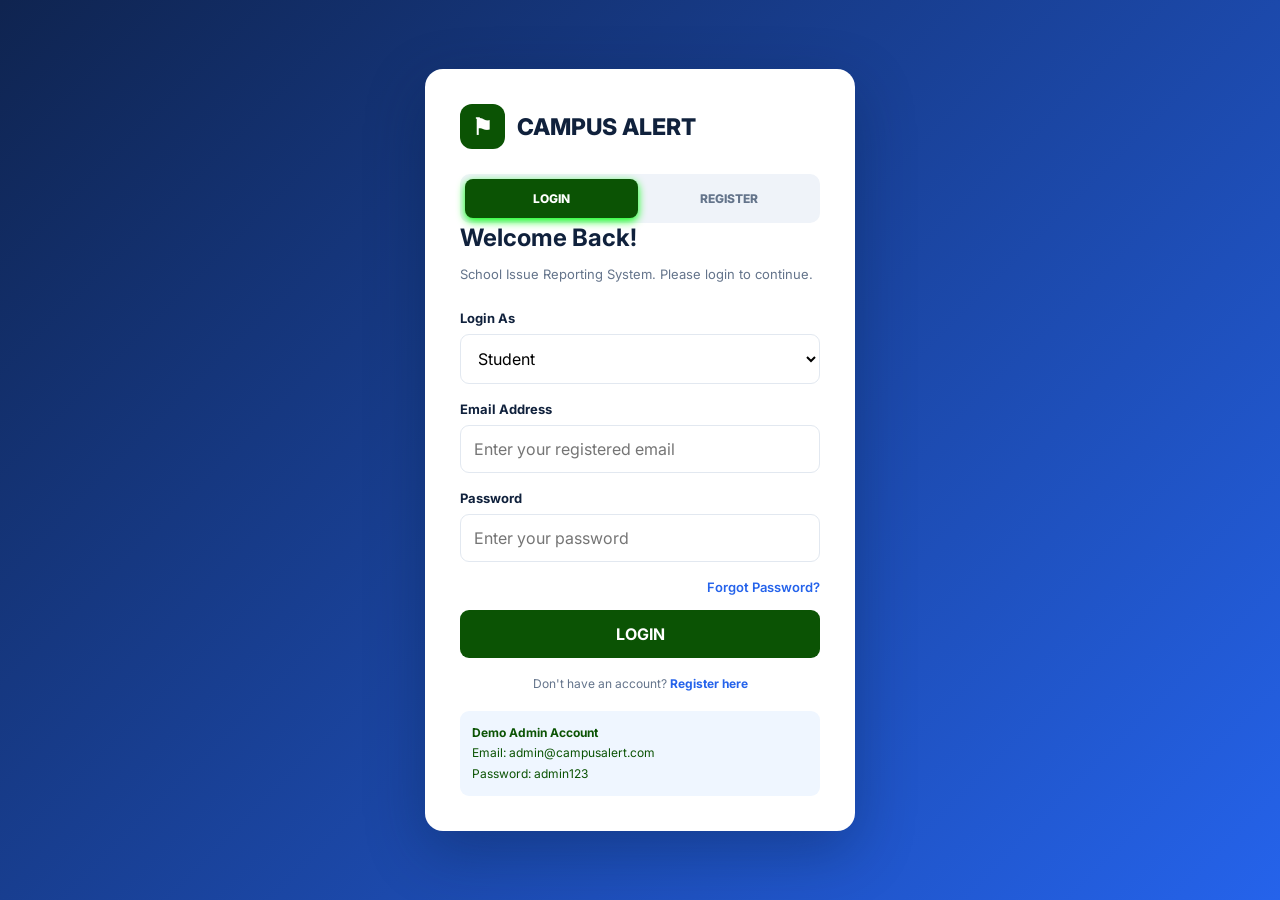
<file: index.HTML>
<!DOCTYPE html>
<html lang="en">
<head>
    <meta charset="UTF-8">
    <meta name="viewport" content="width=device-width, initial-scale=1.0">
    <title>CAMPUS ALERT | Login</title>
    <link rel="stylesheet" href="style.css">
</head>

<body class="login-page">

<div class="login-card">

    <!-- LOGO -->
    <div class="logo">
        <div class="logo-icon">⚑</div>
        <span>CAMPUS ALERT</span>
    </div>

    <!-- LOGIN AND REGISTER TABS -->
    <div class="auth-tabs">
        <button type="button" id="loginTab" class="auth-tab active">
            LOGIN
        </button>

        <button type="button" id="registerTab" class="auth-tab">
            REGISTER
        </button>
    </div>


    <!-- ================= LOGIN PAGE ================= -->
    <section id="loginPage">

        <h2>Welcome Back!</h2>

        <p class="login-subtitle">
            School Issue Reporting System. Please login to continue.
        </p>

        <form id="loginForm">

            <div class="field">
                <label>Login As</label>

                <select id="role" required>
                    <option value="student">Student</option>
                    <option value="admin">Administrator</option>
                </select>
            </div>

            <div class="field">
                <label>Email Address</label>

                <input
                    type="email"
                    id="loginEmail"
                    placeholder="Enter your registered email"
                    required>
            </div>

            <div class="field">
                <label>Password</label>

                <input
                    type="password"
                    id="loginPassword"
                    placeholder="Enter your password"
                    required>
            </div>

            <!-- FORGOT PASSWORD LINK -->
            <p class="forgot-password">
                <a href="#" id="forgotPasswordLink">
                    Forgot Password?
                </a>
            </p>

            <button type="submit" class="primary-btn">
                LOGIN
            </button>

        </form>

        <p class="auth-switch">
            Don't have an account?
            <a href="#" id="goRegister">Register here</a>
        </p>

        <div class="demo-info">
            <strong>Demo Admin Account</strong><br>
            Email: admin@campusalert.com<br>
            Password: admin123
        </div>

    </section>


    <!-- ================= REGISTER PAGE ================= -->
    <section id="registerPage" class="hidden">

        <h2>Create Account!</h2>

        <p class="login-subtitle">
            Register to access CAMPUS ALERT.
        </p>

        <!-- REGISTER ROLE -->
        <div class="field">
            <label>Register As</label>

            <select id="registerRole">
                <option value="student">Student</option>
                <option value="admin">Administrator</option>
            </select>
        </div>


        <!-- ================= STUDENT REGISTRATION ================= -->
        <form id="studentRegisterForm">

            <div class="form-grid">

                <!-- COMPLETE NAME -->
                <div class="field">
                    <label>Complete Name</label>

                    <input
                        type="text"
                        id="regStudentName"
                        placeholder="Enter your full name"
                        required>
                </div>

                <!-- STUDENT ID -->
                <div class="field">
                    <label>Student ID</label>

                    <input
                        type="text"
                        id="regStudentId"
                        placeholder="Example: 26-12345"
                        required>
                </div>

                <!-- YEAR LEVEL -->
                <div class="field">
                    <label>Year Level</label>

                    <select id="regYear" required>
                        <option value="">Select Year</option>
                        <option>1st Year</option>
                        <option>2nd Year</option>
                        <option>3rd Year</option>
                        <option>4th Year</option>
                        <option>5th Year</option>
                    </select>
                </div>

                <!-- SECTION -->
                <div class="field">
                    <label>Section</label>

                    <input
                        type="text"
                        id="regSection"
                        placeholder="Enter your section"
                        required>
                </div>

                <!-- COURSE -->
                <div class="field">
                    <label>Course</label>

                    <select id="regCourse" required>
                        <option value="">Select Course</option>
                        <option>BS Computer Engineering</option>
                        <option>BS Information Technology</option>
                        <option>BS Computer Science</option>
                        <option>BS Information Systems</option>
                        <option>Other</option>
                    </select>
                </div>

                <!-- EMAIL -->
                <div class="field">
                    <label>Email Address</label>

                    <input
                        type="email"
                        id="regStudentEmail"
                        placeholder="Enter your email"
                        required>
                </div>

                <!-- PASSWORD -->
                <div class="field">
                    <label>Password</label>

                    <input
                        type="password"
                        id="regStudentPassword"
                        placeholder="Minimum 8 characters"
                        minlength="8"
                        required>
                </div>

                <!-- STUDENT PASSWORD STRENGTH -->
                <div class="password-strength">
                    <div class="strength-track">
                        <div
                            id="studentStrengthBar"
                            class="strength-fill">
                        </div>
                    </div>

                    <small id="studentStrengthText">
                        Password strength
                    </small>
                </div>

                <!-- CONFIRM PASSWORD -->
                <div class="field">
                    <label>Confirm Password</label>

                    <input
                        type="password"
                        id="regStudentConfirm"
                        placeholder="Confirm your password"
                        minlength="8"
                        required>
                </div>

            </div>

            <button type="submit" class="primary-btn">
                REGISTER ACCOUNT
            </button>

        </form>


        <!-- ================= ADMIN REGISTRATION ================= -->
        <form id="adminRegisterForm" class="hidden">

            <div class="admin-notice">
                Administrator registration requires an authorized
                invitation code from the school.
            </div>

            <!-- ADMIN NAME -->
            <div class="field">
                <label>Complete Name</label>

                <input
                    type="text"
                    id="regAdminName"
                    placeholder="Enter your full name"
                    required>
            </div>

            <!-- EMPLOYEE ID -->
            <div class="field">
                <label>Employee ID</label>

                <input
                    type="text"
                    id="regEmployeeId"
                    placeholder="Enter Employee ID"
                    required>
            </div>

            <!-- DEPARTMENT -->
            <div class="field">
                <label>Department / Office</label>

                <select id="regDepartment" required>
                    <option value="">Select Department</option>
                    <option>Student Affairs Office</option>
                    <option>General Services Office</option>
                    <option>Information Technology Office</option>
                    <option>School Administration</option>
                    <option>Facilities Management</option>
                </select>
            </div>

            <!-- POSITION -->
            <div class="field">
                <label>Position</label>

                <input
                    type="text"
                    id="regPosition"
                    placeholder="Enter position"
                    required>
            </div>

            <!-- ADMIN EMAIL -->
            <div class="field">
                <label>Official School Email</label>

                <input
                    type="email"
                    id="regAdminEmail"
                    placeholder="Enter school email"
                    required>
            </div>

            <!-- INVITATION CODE -->
            <div class="field">
                <label>Invitation Code</label>

                <input
                    type="password"
                    id="regAdminCode"
                    placeholder="Enter invitation code"
                    required>
            </div>

            <!-- ADMIN PASSWORD -->
            <div class="field">
                <label>Password</label>

                <input
                    type="password"
                    id="regAdminPassword"
                    placeholder="Minimum 8 characters"
                    minlength="8"
                    required>
            </div>

            <!-- ADMIN PASSWORD STRENGTH -->
            <div class="password-strength">
                <div class="strength-track">
                    <div
                        id="adminStrengthBar"
                        class="strength-fill">
                    </div>
                </div>

                <small id="adminStrengthText">
                    Password strength
                </small>
            </div>

            <!-- ADMIN CONFIRM PASSWORD -->
            <div class="field">
                <label>Confirm Password</label>

                <input
                    type="password"
                    id="regAdminConfirm"
                    placeholder="Confirm your password"
                    minlength="8"
                    required>
            </div>

            <button type="submit" class="primary-btn">
                REGISTER AS ADMIN
            </button>

        </form>

        <p class="auth-switch">
            Already have an account?
            <a href="#" id="goLogin">Login here</a>
        </p>

    </section>


    <!-- ================= FORGOT PASSWORD PAGE ================= -->
    <section id="forgotPasswordPage" class="hidden">

        <h2>Reset Password</h2>

        <p class="login-subtitle">
            Enter your account details to reset your password.
        </p>

        <form id="forgotPasswordForm">

            <!-- ACCOUNT TYPE -->
            <div class="field">
                <label>Account Type</label>

                <select id="resetRole" required>
                    <option value="student">Student</option>
                    <option value="admin">Administrator</option>
                </select>
            </div>

            <!-- REGISTERED EMAIL -->
            <div class="field">
                <label>Registered Email</label>

                <input
                    type="email"
                    id="resetEmail"
                    placeholder="Enter your registered email"
                    required>
            </div>

            <!-- STUDENT OR EMPLOYEE ID -->
            <div class="field">
                <label id="resetIdLabel">Student ID</label>

                <input
                    type="text"
                    id="resetIdentity"
                    placeholder="Enter your Student ID"
                    required>
            </div>

            <!-- NEW PASSWORD -->
            <div class="field">
                <label>New Password</label>

                <input
                    type="password"
                    id="resetNewPassword"
                    placeholder="Minimum 8 characters"
                    minlength="8"
                    required>
            </div>

            <!-- RESET PASSWORD STRENGTH -->
            <div class="password-strength">
                <div class="strength-track">
                    <div
                        id="resetStrengthBar"
                        class="strength-fill">
                    </div>
                </div>

                <small id="resetStrengthText">
                    Password strength
                </small>
            </div>

            <!-- CONFIRM NEW PASSWORD -->
            <div class="field">
                <label>Confirm New Password</label>

                <input
                    type="password"
                    id="resetConfirmPassword"
                    placeholder="Confirm your new password"
                    minlength="8"
                    required>
            </div>

            <button type="submit" class="primary-btn">
                RESET PASSWORD
            </button>

        </form>

        <p class="auth-switch">
            Remembered your password?
            <a href="#" id="backToLogin">Login here</a>
        </p>

    </section>

</div>

<!-- JAVASCRIPT -->
<script src="auth.js"></script>

</body>
</html>
</file>
<file: style.css>
@import url('https://fonts.googleapis.com/css2?family=Inter:wght@400;500;600;700;800&display=swap');

:root {
    --blue: #0b5304;
    --dark: #10213c;
    --bg: #f4f7fc;
    --white: #ffffff;
    --muted: #64748b;
    --border: #e2e8f0;
    --green: #16a34a;
    --orange: #ea580c;
    --red: #dc2626;
}

* {
    margin: 0;
    padding: 0;
    box-sizing: border-box;
    font-family: 'Inter', sans-serif;
}

body {
    background: var(--bg);
    color: var(--dark);
}

button, input, select, textarea {
    font: inherit;
}

button {
    cursor: pointer;
    border: none;
}

.hidden {
    display: none !important;
}

/* LOGIN */

.login-page {
    min-height: 100vh;
    display: flex;
    align-items: center;
    justify-content: center;
    padding: 20px;
    background: linear-gradient(135deg, #0f2450, #2563eb);
}

.login-card {
    background: white;
    width: 100%;
    max-width: 430px;
    padding: 35px;
    border-radius: 18px;
    box-shadow: 0 20px 60px #071a3d55;
}

.logo {
    display: flex;
    align-items: center;
    gap: 12px;
    font-size: 23px;
    font-weight: 800;
}

.logo-icon {
    width: 45px;
    height: 45px;
    display: grid;
    place-items: center;
    color: white;
    background: var(--blue);
    border-radius: 12px;
    font-size: 23px;
}

.login-subtitle {
    color: var(--muted);
    font-size: 13px;
    margin: 12px 0 25px;
    line-height: 1.6;
}

.field {
    margin-bottom: 17px;
}

.field label {
    display: block;
    font-size: 13px;
    font-weight: 700;
    margin-bottom: 8px;
}

.field input,
.field select,
.field textarea {
    width: 100%;
    padding: 13px;
    border: 1px solid var(--border);
    border-radius: 9px;
    outline: none;
    background: white;
}

.field input:focus,
.field select:focus,
.field textarea:focus {
    border-color: var(--blue);
}

.field textarea {
    resize: vertical;
}

.primary-btn {
    width: 100%;
    padding: 14px;
    color: white;
    background: var(--blue);
    border-radius: 9px;
    font-weight: 700;
    transition: .2s;
}

.primary-btn:hover {
    background: #0b5304;
}

.demo-info {
    background: #eff6ff;
    padding: 12px;
    border-radius: 9px;
    font-size: 12px;
    color: #0b5304;
    margin-top: 20px;
    line-height: 1.7;
}

/* APPLICATION */

.app {
    min-height: 100vh;
}

.sidebar {
    position: fixed;
    top: 0;
    left: 0;
    bottom: 0;
    width: 245px;
    background: #0b5304;
    color: white;
    padding: 25px 16px;
    z-index: 10;
    display: flex;
    flex-direction: column;
}

.sidebar .logo {
    font-size: 19px;
    padding: 0 8px;
    margin-bottom: 45px;
}

.sidebar .logo-icon {
    background: #070707;
}

.menu-label {
    color: #f3f4f5;
    font-size: 10px;
    font-weight: 700;
    letter-spacing: 1.5px;
    padding: 0 12px;
    margin-bottom: 12px;
}

.nav-btn {
    display: flex;
    width: 100%;
    align-items: center;
    gap: 12px;
    color: #c5d1e3;
    background: transparent;
    padding: 13px;
    border-radius: 9px;
    text-align: left;
    margin-bottom: 6px;
    font-size: 13px;
    font-weight: 600;
}

.nav-btn:hover,
.nav-btn.active {
    color: white;
    background: #263e65;
}

.logout-btn {
    margin-top: auto;
    color: #fca5a5;
}

.main {
    margin-left: 245px;
    padding: 30px;
}

.topbar {
    display: flex;
    align-items: center;
    justify-content: space-between;
    margin-bottom: 30px;
    gap: 15px;
}

.topbar h1 {
    font-size: 25px;
}

.topbar p {
    color: var(--muted);
    font-size: 13px;
    margin-top: 6px;
}

.user-pill {
    background: white;
    border: 1px solid var(--border);
    padding: 10px 15px;
    border-radius: 30px;
    font-size: 12px;
    font-weight: 700;
}

/* DASHBOARD */

.stats {
    display: grid;
    grid-template-columns: repeat(4, 1fr);
    gap: 17px;
    margin-bottom: 25px;
}

.stat-card {
    background: white;
    border: 1px solid var(--border);
    border-radius: 13px;
    padding: 20px;
}

.stat-card p {
    font-size: 12px;
    color: var(--muted);
    font-weight: 600;
}

.stat-card h2 {
    font-size: 30px;
    margin-top: 12px;
}

.stat-icon {
    font-size: 23px;
    margin-bottom: 10px;
}

.content-card {
    background: white;
    border: 1px solid var(--border);
    border-radius: 13px;
    padding: 23px;
    margin-bottom: 20px;
}

.card-heading {
    display: flex;
    justify-content: space-between;
    align-items: center;
    margin-bottom: 20px;
    gap: 10px;
}

.card-heading h2 {
    font-size: 17px;
}

.small-btn {
    padding: 10px 14px;
    color: white;
    background: var(--blue);
    border-radius: 8px;
    font-size: 12px;
    font-weight: 700;
}

/* REPORT FORM */

.form-grid {
    display: grid;
    grid-template-columns: 1fr 1fr;
    gap: 15px;
}

.full {
    grid-column: 1 / -1;
}

.upload-box {
    display: block;
    border: 2px dashed #bfdbfe;
    background: #f8fbff;
    border-radius: 11px;
    padding: 25px;
    text-align: center;
    cursor: pointer;
}

.upload-box p {
    color: var(--muted);
    font-size: 12px;
    margin-top: 7px;
}

.upload-box strong {
    color: var(--blue);
}

.upload-box input {
    display: none;
}

.upload-icon {
    font-size: 30px;
}

#imagePreview {
    max-width: 100%;
    max-height: 250px;
    margin: 15px auto 0;
    border-radius: 10px;
    display: none;
    object-fit: contain;
}

/* REPORT CARDS */

.report-list {
    display: grid;
    gap: 15px;
}

.report-item {
    border: 1px solid var(--border);
    border-radius: 12px;
    padding: 17px;
    display: grid;
    grid-template-columns: 125px 1fr;
    gap: 17px;
}

.report-photo {
    width: 125px;
    height: 125px;
    object-fit: cover;
    background: #e2e8f0;
    border-radius: 9px;
}

.report-info h3 {
    font-size: 15px;
    margin-bottom: 8px;
}

.report-info p {
    color: var(--muted);
    font-size: 12px;
    line-height: 1.7;
    margin-bottom: 5px;
    overflow-wrap: anywhere;
}

.status {
    display: inline-block;
    padding: 6px 9px;
    border-radius: 20px;
    font-size: 10px;
    font-weight: 800;
    margin: 7px 0;
}

.Pending {
    background: #fff7ed;
    color: #c2410c;
}

.Under-Review {
    background: #eff6ff;
    color: #0b5304;
}

.In-Progress {
    background: #fef9c3;
    color: #a16207;
}

.Resolved {
    background: #dcfce7;
    color: #15803d;
}

.Rejected {
    background: #fee2e2;
    color: #b91c1c;
}

.status-select {
    display: block;
    padding: 8px;
    border: 1px solid var(--border);
    border-radius: 7px;
    margin-top: 8px;
    font-size: 11px;
    max-width: 220px;
}

.empty {
    text-align: center;
    padding: 40px 15px;
    color: var(--muted);
    font-size: 13px;
}

.empty span {
    display: block;
    font-size: 35px;
    margin-bottom: 10px;
}

.notice {
    padding: 14px;
    border-radius: 9px;
    background: #eff6ff;
    color: #1e40af;
    font-size: 12px;
    line-height: 1.6;
    margin-bottom: 18px;
}

.danger {
    color: var(--red);
}

/* PROFILE */

#profileSection h3 {
    font-size: 20px;
}

#profileSection p {
    font-size: 13px;
}

/* RESPONSIVE */

@media(max-width: 900px) {
    .stats {
        grid-template-columns: repeat(2, 1fr);
    }
}

@media(max-width: 650px) {
    .sidebar {
        position: relative;
        width: 100%;
        height: auto;
        padding: 15px;
    }

    .sidebar .logo {
        margin-bottom: 15px;
    }

    .menu-label {
        display: none;
    }

    .nav-btn {
        display: inline-flex;
        width: auto;
        margin: 3px;
        padding: 10px;
    }

    .logout-btn {
        position: static;
        width: auto;
        margin-top: 8px;
    }

    .main {
        margin-left: 0;
        padding: 18px;
    }

    .topbar h1 {
        font-size: 20px;
    }

    .stats {
        gap: 9px;
    }

    .stat-card {
        padding: 14px;
    }

    .stat-card h2 {
        font-size: 24px;
    }

    .form-grid {
        grid-template-columns: 1fr;
    }

    .full {
        grid-column: auto;
    }

    .report-item {
        grid-template-columns: 85px 1fr;
        gap: 10px;
    }

    .report-photo {
        width: 85px;
        height: 85px;
    }
}


/* LOGIN AND REGISTER TABS */

.auth-tabs {
    display: flex;
    width: 100%;
    gap: 5px;
    background: #eff3f9;
    padding: 5px;
    border-radius: 10px;
    margin-top: 25px;
}

.auth-tab {
    flex: 1;
    padding: 12px;
    border: none;
    border-radius: 8px;
    background: transparent;
    color: #64748b;
    font-size: 12px;
    font-weight: 800;
    cursor: pointer;
    transition: .2s;
}

.auth-tab.active {
    background: #0b5304;
    color: white;
    box-shadow: 0 3px 8px #00ff0d;
}

.auth-switch {
    text-align: center;
    font-size: 12px;
    color: #64748b;
    margin-top: 18px;
}

.auth-switch a {
    color: #2563eb;
    text-decoration: none;
    font-weight: 700;
}

.auth-switch a:hover {
    text-decoration: underline;
}

#registerPage {
    max-height: 65vh;
    overflow-y: auto;
    padding-right: 5px;
}

#registerPage::-webkit-scrollbar {
    width: 5px;
}

#registerPage::-webkit-scrollbar-thumb {
    background: #cbd5e1;
    border-radius: 10px;
}

.form-row {
    display: grid;
    grid-template-columns: 1fr 1fr;
    gap: 12px;
}

.admin-notice {
    background: #eff6ff;
    color: #1e40af;
    padding: 12px;
    border-radius: 9px;
    font-size: 12px;
    line-height: 1.6;
    margin-bottom: 18px;
    border: 1px solid #bfdbfe;
}

@media(max-width: 480px) {
    .login-card {
        padding: 22px;
    }

    .form-row {
        grid-template-columns: 1fr;
        gap: 0;
    }
}
.hidden {
    display: none !important;
}


/* FIX STUDENT REGISTER ALIGNMENT */

#studentRegisterForm .form-grid {
    display: flex;
    flex-direction: column;
    width: 100%;
    gap: 15px;
}

#studentRegisterForm .form-grid .field {
    width: 100%;
    display: flex;
    flex-direction: column;
    margin: 0;
}

#studentRegisterForm .form-grid input,
#studentRegisterForm .form-grid select {
    width: 100%;
    height: 45px;
    box-sizing: border-box;
}

#studentRegisterForm .form-grid label {
    display: block;
    margin-bottom: 5px;
    text-align: left;
}

#studentRegisterForm .primary-btn {
    width: 100%;
    margin-top: 18px;
}


/* FORGOT PASSWORD */

.forgot-password {
    text-align: right;
    margin: 10px 0 15px;
    font-size: 13px;
}

.forgot-password a {
    color: #2563eb;
    text-decoration: none;
    font-weight: 600;
}

.forgot-password a:hover {
    text-decoration: underline;
}

/* PASSWORD STRENGTH */
.password-strength {
    width: 100%;
    margin-top: -8px;
    margin-bottom: 14px;
}

.strength-track {
    width: 100%;
    height: 6px;
    background: #e5e7eb;
    border-radius: 10px;
    overflow: hidden;
}

.strength-fill {
    width: 0%;
    height: 100%;
    border-radius: 10px;
    transition: width 0.3s ease, background 0.3s ease;
}

.strength-fill.weak {
    width: 33%;
    background: #ef4444;
}

.strength-fill.medium {
    width: 66%;
    background: #f59e0b;
}

.strength-fill.strong {
    width: 100%;
    background: #22c55e;
}

.password-strength small {
    display: block;
    margin-top: 6px;
    font-size: 12px;
    color: #64748b;
}
</file>
